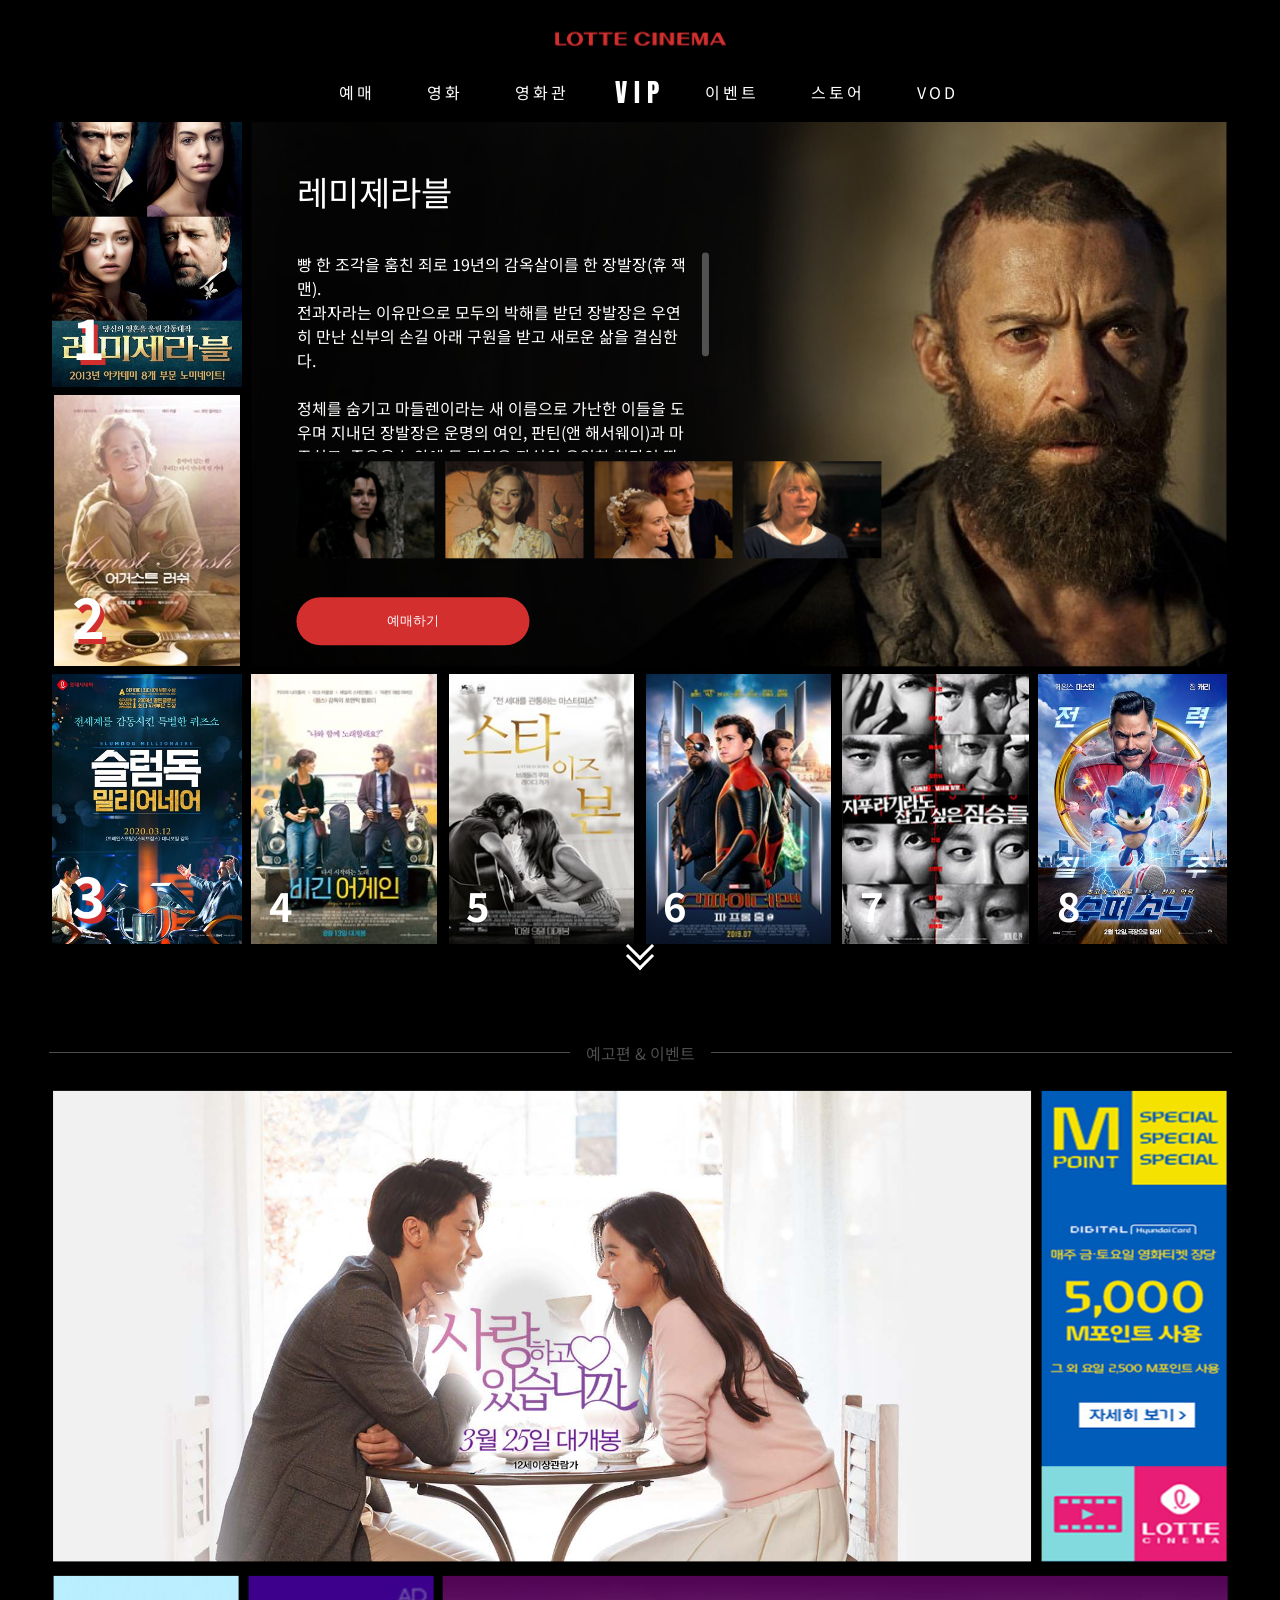
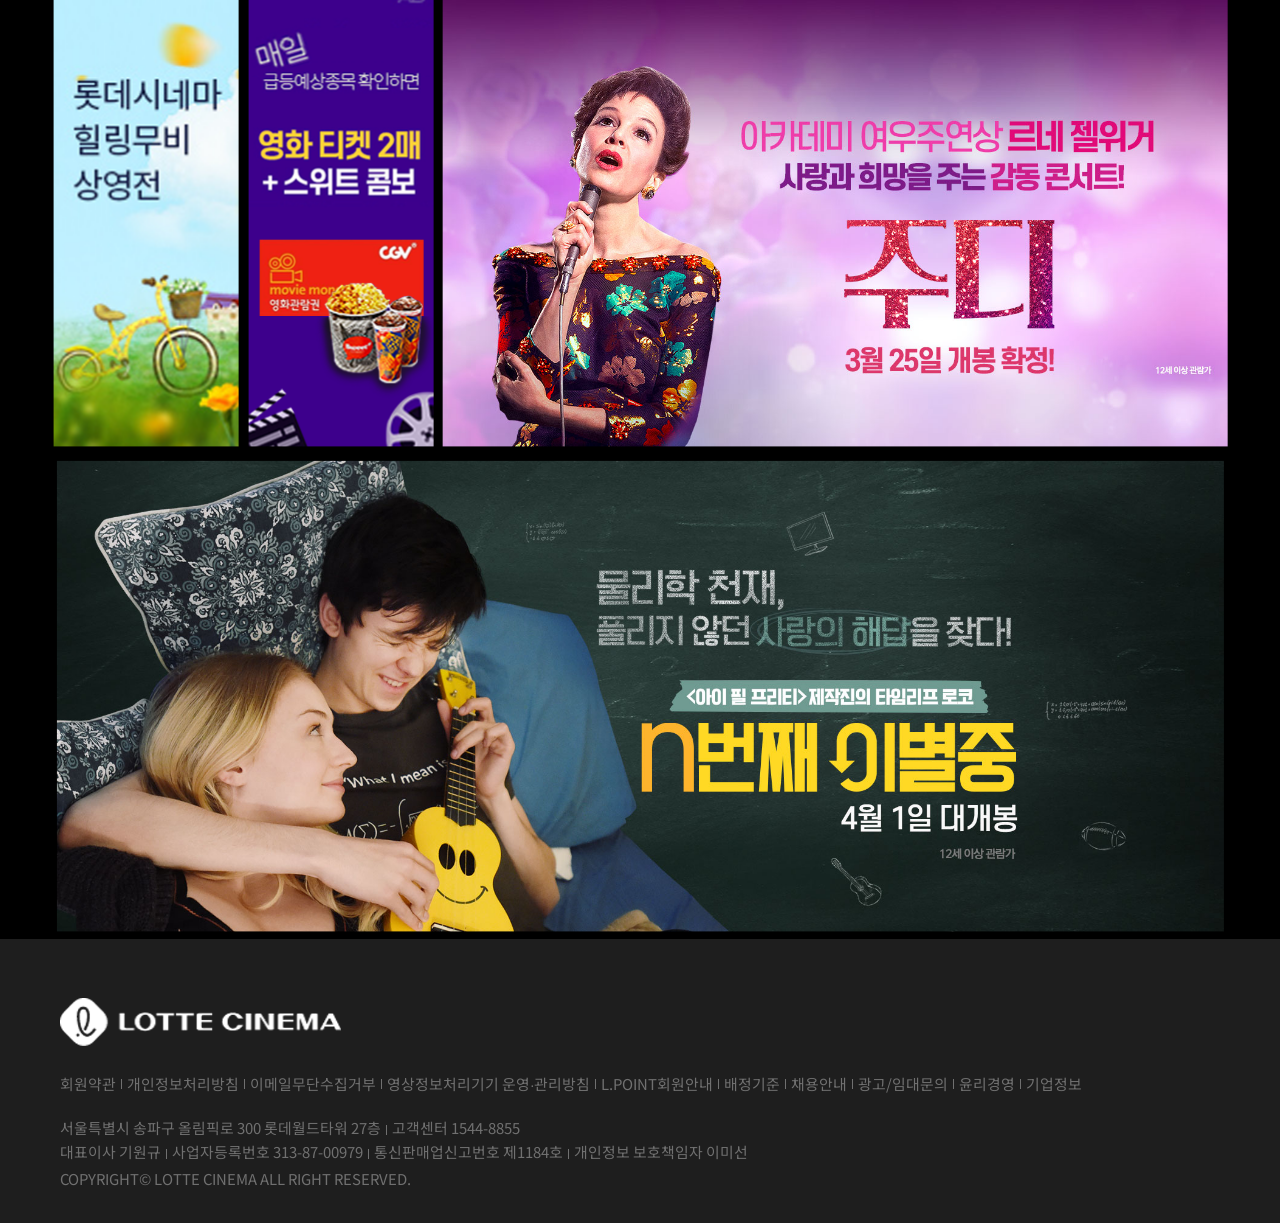
<file: src/work/work_0/index.html>
<!DOCTYPE html>
<html lang="en">
<head>
    <meta charset="UTF-8">
    <meta name="viewport" content="width=device-width, initial-scale=1.0">
    <link rel="stylesheet" href="css/path.css" type="text/css">
    <script src="https://ajax.googleapis.com/ajax/libs/jquery/3.4.1/jquery.min.js"></script>
    <script src="script/data.js"></script>
    <script src="script/menu.js"></script>
    <script src="script/menu_side.js"></script>
    <script src="script/movie.js"></script>
    <script src="script/movie_info.js"></script>
    <script src="script/core.js"></script>
    <script src="script/touch.js"></script>
    <script src="script/scrollbar.js"></script>
    <title>lotte</title>
</head>
<body>
    <container>
        <div class="container">
            <div class="out_container">
                <div class="mid_container">
                    <nav class="main_menu_container">
                        <div class="main_menu_contents">
                            <div class="logo_menu">
                                <a href="javascript:void(0)"><img src="img/logo_red_nomark.png" alt="lottecinema_logo" class = "align_center_trans"></a>
                            </div>
                            <div class="side_menu">
                                <a href="javascript:void(0)">
                                    <img src="img/icon/side_menu.png" alt="side_menu">
                                </a>
                            </div>
                            <div class="main_menu_wrapper">
                                <div class="main_menu">
                                    <ul class = "menu_set">
                                        <li>
                                            <ul class="left_menu_set">
                                                <li class="menu_piece ticketing"><a href="javascript:void(0)"><span>예매</span></a></li>
                                                <li class="menu_piece movies"><a href="javascript:void(0)"><span>영화</span></a></li>
                                                <li class="menu_piece cinema"><a href="javascript:void(0)"><span>영화관</span></a></li>
                                            </ul>
                                        </li>
                                        <li class = "menu_piece vip">
                                            <a href="javascript:void(0)">
                                                <span>VIP</span>
                                            </a>
                                        </li>
                                        <li>
                                            <ul class="right_menu_set">
                                                <li class="menu_piece event"><a href="javascript:void(0)"><span>이벤트</span></a></li>
                                                <li class="menu_piece store"><a href="javascript:void(0)"><span>스토어</span></a></li>
                                                <li class="menu_piece vod"><a href="javascript:void(0)"><span>VOD</span></a></li>
                                            </ul>
                                        </li>
                                    </ul>
                                    <div class="pop_menu_bg"></div>
                                </div>
                                <div class="side_pop_menu">
                                    <ul class="side_pop_set">
                                        <li class = "pop_menu_exit"><a href="javascript:void(0)"></a></li>
                                    </ul>
                                </div>
                            </div>
                        </div>
                    </nav>     
                    <section class = "main_movie_container">
                        <div class="main_movie_contents">
                            <div class="movie_info">
                                <div class="info_wrapper">
                                    <div class="info_contents align_center_trans">
                                        <div class="main_contents">
                                            <h1></h1>
                                            <div class="info_story">
                                                <p></p>
                                                <div class="text_blinder"></div>
                                            </div>
                                            <ul class="video">
                                                <li><a href="javascript:void(0)"><img></a></li>
                                                <li><a href="javascript:void(0)"><img></a></li>
                                                <li><a href="javascript:void(0)"><img></a></li>
                                                <li><a href="javascript:void(0)"><img></a></li>
                                            </ul>
                                            <button type="button">예매하기</button>
                                        </div>
                                        <div class="bg_info"></div>
                                    </div>
                                </div>
                            </div>
                            <ul class="movieSet">
                                <!-- li movie tag -->
                            </ul>
                            <div class="more_movie_container">
                                <div class="more_btn_wrapper">
                                    <a href="javascript:void(0)" class="scroll align_center">
                                        <span class = "arrow">
                                            <span></span>
                                            <span></span>
                                        </span>
                                    </a>
                                </div>
                            </div>
                            <div class="smaple_video_container">
                                <div class="smaple_video_contents align_center_trans">
                                    <div class="video_wrapper ">
                                        <a class="smaple_video_ex" href="javascript:void(0)"></a>
                                    </div>
                                </div>   
                                <div class="sample_video_bg"></div>
                            </div>
                        </div>
                    </section>
                    <section class = "event_preview_container"> 
                        <div class="title_line_wrapper">
                            <span>예고편 &amp; 이벤트</span>
                        </div>
                        <div class="event_preview_wrapper event_preview_1">
                            <div class="event_preview_contents">
                                <div class="preview_ty1">
                                   <div class="img_wrapper align_center_trans">
                                   		<a href="javascript:void(0)"><img src="img/preview/ty_1_movie_1.png" alt="인비져블맨" class = "align_center_trans"></a>
                                   </div>
                                </div>
                                <div class="event">
                                   <div class="img_wrapper align_center_trans">
                                    	<a href="javascript:void(0)"><img src="img/event/event_1.png" alt="event_1" class = "align_center_trans"></a>
									</div>
                                </div>
                            </div>
                        </div>
                        <div class="event_preview_wrapper event_preview_2">
                            <div class="event_preview_contents">
                                <div class="event">
                                	<div class="img_wrapper align_center_trans">
                                		<a href="javascript:void(0)"><img src="img/event/event_2.png" alt="event_2" class = "align_center_trans"></a></div>
											</div>
                                <div class="event">
                                	<div class="img_wrapper align_center_trans">
                                		<a href="javascript:void(0)"><img src="img/event/event_3.png" alt="event_3" class = "align_center_trans"></a></div>
											</div>
                                <div class="preview_ty2">
                                	<div class="img_wrapper align_center_trans">
                                		<a href="javascript:void(0)"><img src="img/preview/ty_2_movie_2.png" alt="교회오빠" class = "align_center_trans"></a>
                                	</div>
                                </div>
                            </div>
                        </div>
                        <div class="event_preview_wrapper event_preview_3">
                            <div class="event_preview_contents">
                                <div class="preview_ty0">
                                	<div class="img_wrapper align_center_trans">
                                		<a href="javascript:void(0)"><img src="img/preview/ty_0_movie_3.png" alt="슬럼독 밀리네어" class = "align_center_trans"></a>
                                	</div>
                                </div>
                            </div>
                        </div>
                    </section>
                    <footer class = "footer_container">
                        <div class="footer_wrapper">
                            <div class="text_wrapper">
                                <img src="img/logo_white_mark.png" alt="lottecinema_logo" class = "footer_logo">
                                <ul class="footer_text_1">
                                    <li><a href="javascript:void(0)"><span>회원약관</span></a></li>
                                    <li><a href="javascript:void(0)"><span>개인정보처리방침</span></a></li>
                                    <li><a href="javascript:void(0)"><span>이메일무단수집거부</span></a></li>
                                    <li><a href="javascript:void(0)"><span>영상정보처리기기 운영∙관리방침</span></a></li>
                                    <li><a href="javascript:void(0)"><span>L.POINT회원안내</span></a></li>
                                    <li><a href="javascript:void(0)"><span>배정기준</span></a></li>
                                    <li><a href="javascript:void(0)"><span>채용안내</span></a></li>
                                    <li><a href="javascript:void(0)"><span>광고/임대문의</span></a></li>
                                    <li><a href="javascript:void(0)"><span>윤리경영</span></a></li>
                                    <li><a href="javascript:void(0)"><span>기업정보</span></a></li>
                                </ul>
                                <div class="footer_text_2">
                                    <span class="bar">서울특별시 송파구 올림픽로 300 롯데월드타워 27층</span>
                                    <span>고객센터 1544-8855</span>
                                    <br>
                                    <span class="bar">대표이사 기원규</span>
                                    <span class="bar">사업자등록번호 313-87-00979</span>
                                    <span class="bar">통신판매업신고번호 제1184호</span>
                                    <span>개인정보 보호책임자 이미선</span>
                                </div>
                                <p class="copyright">COPYRIGHT© LOTTE CINEMA ALL RIGHT RESERVED.</p>
                            </div>
                            <div class="bg_footer"></div>
                        </div>
                    </footer>
                </div>
            </div>
        </div>
    </container>
</body>
</html>
</file>
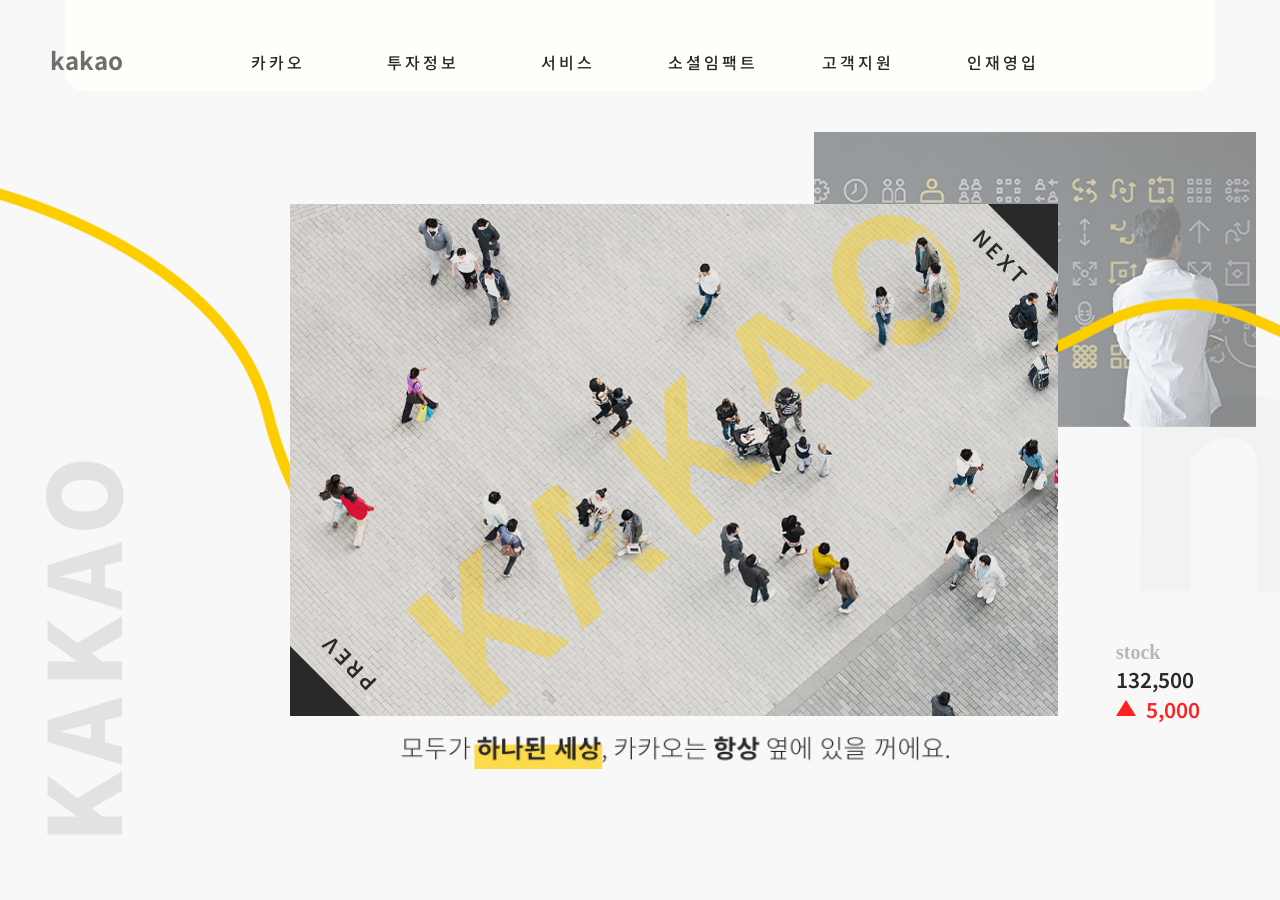
<file: src/work/work_1/index.html>
<!DOCTYPE html>
<html lang="en">
<head>
    <meta charset="UTF-8">
    <meta name="viewport" content="width=device-width, initial-scale=1.0">
    <link href="https://fonts.googleapis.com/css2?family=Noto+Sans+KR:wght@400;500;700;900&display=swap" rel="stylesheet">
    <link rel="stylesheet" href="css/default.css" type="text/css">
    <link rel="stylesheet" href="css/style.css" type="text/css">
    <script src="https://ajax.googleapis.com/ajax/libs/jquery/3.4.1/jquery.min.js"></script>
    <script src="script/data.js"></script>
    <script src="script/menu.js"></script>
    <script src="script/script.js"></script>
    <script src="script/main_slider.js"></script>
    <title></title>
</head>
<body>
    <container>
        <nav class = "menu_cont">
            <a href="javascript:void(0)" class="logo">
                <span>kakao</span>
            </a>
            <div class="menu_wrap">
                <ul class="menu_set">
                    <!-- Add menu tag -->
                </ul>
                <div class="menu_bg"></div>
            </div>
        </nav>
        <div class="main_cont">
            <div class="main_wrap">
                <section class = "tit_cont cont">
                    <div class="tit_wrap">
                        <span>KAKAO</span>
                    </div>
                </section>
                <section class = "int_cont cont">
                    <div class="int_wrap">
                        <a href="javascript:void(0)" class = "lbtn btn"></a>
                        <a href="javascript:void(0)" class = "rbtn btn"></a>
                        <a href="javascript:void(0)">
                            <div class="img_wrap dp0 ty0">
                                <span class = "top"></span>
                                <span class = "bot"></span>
                                <div class="img_int"></div>
                            </div>
                            <div class="img_wrap dp1 ty1">
                                <span class = "top"></span>
                                <span class = "bot"></span>
                                <div class="img_int"></div>
                            </div>
                            <div class="img_wrap dp2 ty2">
                                <span class = "top"></span>
                                <span class = "bot"></span>
                                <div class="img_int"></div>
                            </div>
                            <div class="img_wrap dp3 ty3">
                                <span class = "top"></span>
                                <span class = "bot"></span>
                                <div class="img_int"></div>
                            </div>
                            <div class="txt_wrap">
                                <img class="txt_tit" src="img/txt_page1.png"></img>
                            </div>
                        </a>
                    </div>
                    <div class="stok_wrap">
                        <h1>stock</h1>
                        <span class = "ret">132,500</span>
                        <span class = "chg">5,000</span>
                    </div>
                </section>
                <section class = "pres_cont cont">
                    <div class="pres_wrap">
                        <div class="img_wrap">
                            <a href="javascript:void(0)">
                                <div class = "img_pres"></div>
                            </a>
                            <span class = "txt_pres">PRESS LELEASE</span>
                        </div>
                        <div class="txt_wrap">
                            <a href="javascript:void(0)">
                                <span class = "txt_tit">카카오, '카카오메일' PC버전 베타 출신</span>
                                <span class = "txt_det">
                                    카카오(공동대표 여민수, 조수용)가 카카오톡에서 쉽고 빠르게 메일 수발신이<br>
                                    가능한  ‘카카오메일’ 서비스를 PC버전으로 선보인다고 13일 밝혔다...</span>
                            </a>
                        </div>
                    </div>
                </section>
                <section class = "ser_tech_cont cont">
                    <div class="left_cont rl_cont">
                        <a href="javascript:void(0)">
                            <div class="ser_img1"></div>
                            <div class="ser_img2">
                                <div class="dia_wrap">
                                    <img class = "dia1" src="./img/dia1.png" alt="Dialog_1">
                                    <img class = "dia2" src="./img/dia2.png" alt="Dialog_2">
                                    <img class = "dia3" src="./img/dia3.png" alt="Dialog_3">
                                    <img class = "dia4" src="./img/dia4.png" alt="Dialog_4">
                                </div>
                            </div>
                        </a>
                        <span class = "txt_ser">SERVICE</span>
                    </div>
                    <div class="right_cont rl_cont">
                        <div class="right_wrap">
                            <div class="ser_txt_cont">
                                <div class="ser_txt">
                                    <a href="javascript:void(0)">
                                        <h1>사람과 세상, 그 이상을 연결하는 카톡</h1>
                                        <span>채팅은 물론 일정 관리, 송금, #검색 등 다양한 기능을<br>
                                            제공하는 카카오톡은 우리의 생활을 보다 편리하게 만들<br>
                                            어 주고 있습니다. 카카오톡을 통해 세상의 정보와 즐길<br>
                                            거리에 보다 가까이 ...</span>
                                    </a>
                                </div>
                            </div>
                            <div class="tech_cont">
                                <a href="javascript:void(0)">
                                    <h1 class = "tit">새로워진 카카오 tech를 소개합니다.</h1>
                                    <div class="tech_img">
                                        <div class="left ">
                                            <div class="top ">
                                                <div class="box ico1">
                                                    <div class="icon"></div>
                                                </div>
                                                <div class="box ico2">
                                                    <div class="icon"></div>
                                                </div>
                                            </div>
                                            <div class="bot ">
                                                <div class="icon">
                                                    <h1>innovating<br>by kakao</h1>
                                                </div>
                                            </div>
                                        </div>
                                        <div class="right ">
                                            <div class="icon">
                                                <div class="bg"></div>
                                            </div>
                                        </div>
                                    </div>
                                </a>
                                <span class = "txt_tech">TECH</span>
                            </div>
                        </div>
                    </div>
                </section>
                <section class = "soc_pri_cont cont">
                    <div class="soc_pri_wrap">
                        <div class="soc_cont">
                            <a href="javascript:void(0)">
                                <div class="img_soc"></div>
                                <div class="soc_txt">
                                    <h1>세계 행복의 날 기념, 같이가치 ‘안녕하세요’ 캠페인을 소개합니다.</h1>
                                    <span>'세계 행복의 날'이라는 기념일을 들어보신 적 있나요? 2012년 국제연합(UN)이 모든 사람들이 행복하게 살 수 있도록 전 세계가 함께<br>
                                        노력하자는 취지로 매년 3월 20일을 '세계 행복의 날'로 정했는데요...</span>
                                </div>
                            </a>
                            <div class="txt_soc">SOCIAL IMPACT</div>
                        </div>
                        <div class="pri_cont">
                            <a href="javascript:void(0)">
                                <div class="pri_txt">카카오는 데이터의 연결과 보호의 균형을<br>
                                    위해 언제나 최선을 다하겠습니다.</div>
                            </a>
                        </div>
                    </div>
                </section>
            </div>
        </div>
    </container>
</body>
</html>
</file>
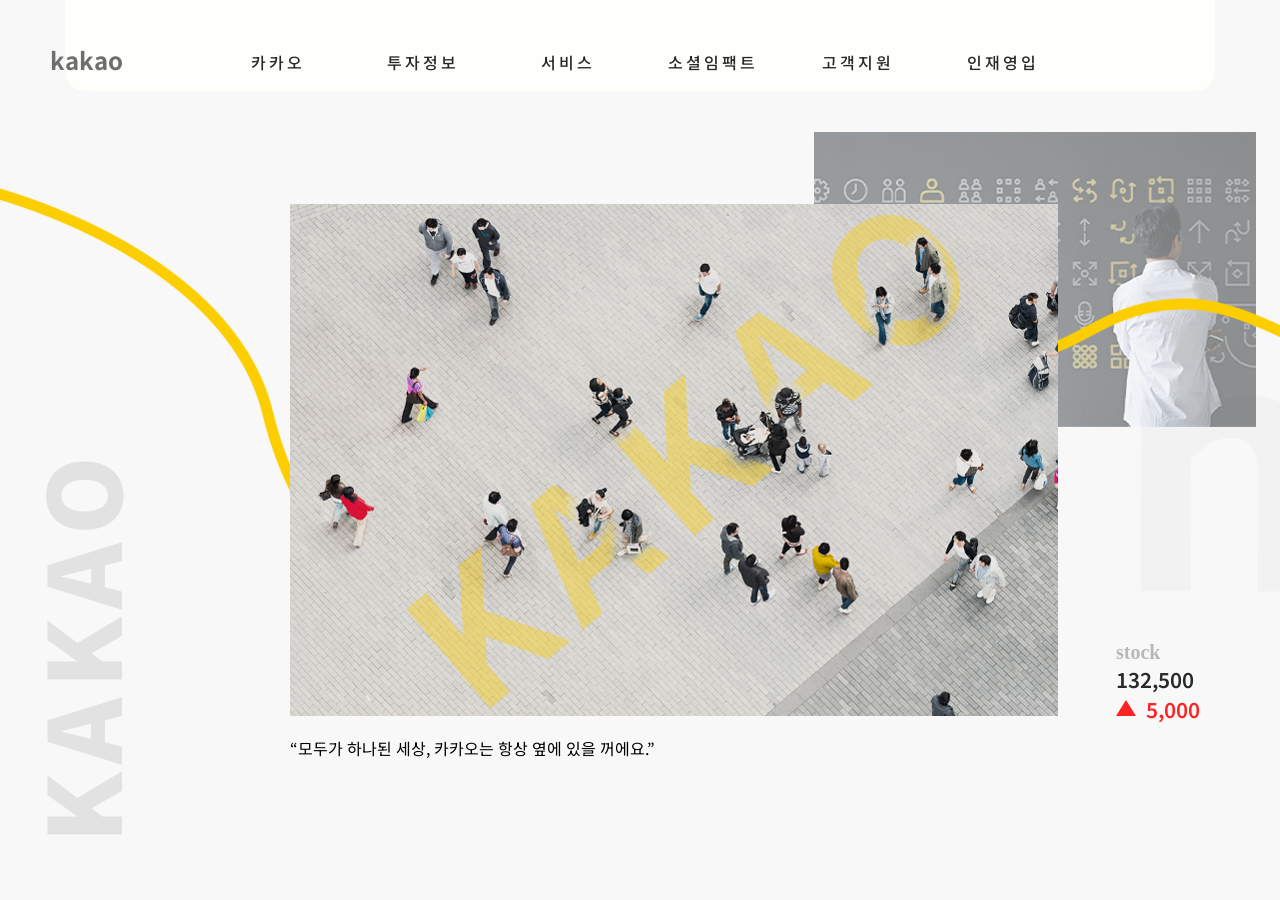
<file: src/work/work_1/main.html>
<!DOCTYPE html>
<html lang="en">
<head>
    <meta charset="UTF-8">
    <meta name="viewport" content="width=device-width, initial-scale=1.0">
    <link href="https://fonts.googleapis.com/css2?family=Noto+Sans+KR:wght@400;500;700;900&display=swap" rel="stylesheet">
    <link rel="stylesheet" href="css/default.css" type="text/css">
    <link rel="stylesheet" href="css/style.css" type="text/css">
    <script src="https://ajax.googleapis.com/ajax/libs/jquery/3.4.1/jquery.min.js"></script>
    <script src="script/data.js"></script>
    <script src="script/menu.js"></script>
    <script src="script/script.js"></script>
    <script src="script/main_slider.js"></script>
    <title></title>
</head>
<body>
    <container>
        <nav class = "menu_cont">
            <a href="javascript:void(0)" class="logo">
                <span>kakao</span>
            </a>
            <div class="menu_wrap">
                <ul class="menu_set">
                    <!-- Add menu tag -->
                </ul>
                <div class="menu_bg"></div>
            </div>
        </nav>
        <div class="main_cont">
            <div class="main_wrap">
                <section class = "tit_cont cont">
                    <div class="tit_wrap">
                        <span>KAKAO</span>
                    </div>
                </section>
                <section class = "int_cont cont">
                    <div class="int_wrap">
                        <a href="javascript:void(0)" class = "lbtn btn"></a>
                        <a href="javascript:void(0)" class = "rbtn btn"></a>
                        <a href="javascript:void(0)">
                            <div class="img_wrap dp0 ty0">
                                <div class="img_int"></div>
                            </div>
                            <div class="img_wrap dp1 ty1">
                                <div class="img_int"></div>
                            </div>
                            <div class="img_wrap dp2 ty2">
                                <div class="img_int"></div>
                            </div>
                            <div class="img_wrap dp3 ty3">
                                <div class="img_int"></div>
                            </div>
                            <div class="txt_wrap">
                                <span class="txt_tit">“모두가 하나된 세상, 카카오는 항상 옆에 있을 꺼에요.”</span>
                            </div>
                        </a>
                    </div>
                    <div class="stok_wrap">
                        <h1>stock</h1>
                        <span class = "ret">132,500</span>
                        <span class = "chg">5,000</span>
                    </div>
                </section>
                <section class = "pres_cont cont">
                    <div class="pres_wrap">
                        <div class="img_wrap">
                            <a href="javascript:void(0)">
                                <div class = "img_pres"></div>
                            </a>
                            <span class = "txt_pres">PRESS LELEASE</span>
                        </div>
                        <div class="txt_wrap">
                            <a href="javascript:void(0)">
                                <span class = "txt_tit">카카오, '카카오메일' PC버전 베타 출신</span>
                                <span class = "txt_det">
                                    카카오(공동대표 여민수, 조수용)가 카카오톡에서 쉽고 빠르게 메일 수발신이<br>
                                    가능한  ‘카카오메일’ 서비스를 PC버전으로 선보인다고 13일 밝혔다...</span>
                            </a>
                        </div>
                    </div>
                </section>
                <section class = "ser_tech_cont cont">
                    <div class="left_cont rl_cont">
                        <a href="javascript:void(0)">
                            <div class="ser_img1"></div>
                            <div class="ser_img2">
                                <div class="dia_wrap">
                                    <img class = "dia1" src="./img/dia1.png" alt="Dialog_1">
                                    <img class = "dia2" src="./img/dia2.png" alt="Dialog_2">
                                    <img class = "dia3" src="./img/dia3.png" alt="Dialog_3">
                                    <img class = "dia4" src="./img/dia4.png" alt="Dialog_4">
                                </div>
                            </div>
                        </a>
                        <span class = "txt_ser">SERVICE</span>
                    </div>
                    <div class="right_cont rl_cont">
                        <div class="right_wrap">
                            <div class="ser_txt_cont">
                                <div class="ser_txt">
                                    <a href="javascript:void(0)">
                                        <h1>사람과 세상, 그 이상을 연결하는 카톡</h1>
                                        <span>채팅은 물론 일정 관리, 송금, #검색 등 다양한 기능을<br>
                                            제공하는 카카오톡은 우리의 생활을 보다 편리하게 만들<br>
                                            어 주고 있습니다. 카카오톡을 통해 세상의 정보와 즐길<br>
                                            거리에 보다 가까이 ...</span>
                                    </a>
                                </div>
                            </div>
                            <div class="tech_cont">
                                <a href="javascript:void(0)">
                                    <h1 class = "tit">새로워진 카카오 tech를 소개합니다.</h1>
                                    <div class="tech_img">
                                        <div class="left ">
                                            <div class="top ">
                                                <div class="box ico1">
                                                    <div class="icon"></div>
                                                </div>
                                                <div class="box ico2">
                                                    <div class="icon"></div>
                                                </div>
                                            </div>
                                            <div class="bot ">
                                                <div class="icon">
                                                    <h1>innovating<br>by kakao</h1>
                                                </div>
                                            </div>
                                        </div>
                                        <div class="right ">
                                            <div class="icon">
                                                <div class="bg"></div>
                                            </div>
                                        </div>
                                    </div>
                                </a>
                                <span class = "txt_tech">TECH</span>
                            </div>
                        </div>
                    </div>
                </section>
                <section class = "soc_pri_cont cont">
                    <div class="soc_pri_wrap">
                        <div class="soc_cont">
                            <a href="javascript:void(0)">
                                <div class="img_soc"></div>
                                <div class="soc_txt">
                                    <h1>세계 행복의 날 기념, 같이가치 ‘안녕하세요’ 캠페인을 소개합니다.</h1>
                                    <span>'세계 행복의 날'이라는 기념일을 들어보신 적 있나요? 2012년 국제연합(UN)이 모든 사람들이 행복하게 살 수 있도록 전 세계가 함께<br>
                                        노력하자는 취지로 매년 3월 20일을 '세계 행복의 날'로 정했는데요...</span>
                                </div>
                            </a>
                            <div class="txt_soc">SOCIAL IMPACT</div>
                        </div>
                        <div class="pri_cont">
                            <a href="javascript:void(0)">
                                <div class="pri_txt">카카오는 데이터의 연결과 보호의 균형을<br>
                                    위해 언제나 최선을 다하겠습니다.</div>
                            </a>
                        </div>
                    </div>
                </section>
            </div>
        </div>
    </container>
</body>
</html>
</file>
<file: src/work/work_0/css/path.css>
@import url(default.css);

@import url(scrollbar.css);
@import url(style.css);
</file>
<file: src/work/work_1/css/default.css>
.testline{border: 1px solid #f00;}
*{padding: 0; margin: 0; box-sizing: border-box;}

a,
a:link,
a:visited,
a:hover {color: #000; text-decoration: none; display: block;}

a.off{cursor: default;}

ul,
li{list-style: none;}

/* Center Align(position : absolute) */
.align_center{top: 0; bottom: 0; left: 0; right: 0; margin: auto;}
</file>
<file: src/work/work_1/css/style.css>
.line{border: 1px solid red;}
html{ scroll-behavior: smooth; height: 100%;}
body{ background: #f8f8f8; overflow: hidden; height: 100%;}
span{font-family: 'Noto Sans KR', sans-serif;}

/* menu */
.menu_cont{position: fixed; width: 100%; z-index: 20;}
.menu_cont .logo{display: block; position: absolute; left: 0; bottom: -7px; padding-left: 50px;}
.menu_cont .logo > span{font-family: 'Noto Sans KR', sans-serif; font-size: 1.5rem; color: #6e6e6e; font-weight: bold;}
.menu_cont .menu_wrap{width: 870px; min-width: 570px; height: 70px; margin: 0 auto; position: relative;}
.menu_cont .menu_wrap .menu_set{display: flex; width: 100%; height: 90px; padding-top: 30px;}
.menu_cont .menu_wrap .menu_set > li{display: inline-block; flex: 1; }
.menu_cont .menu_wrap .menu_set > li::before{content: ""; height: 1px; width: 140px; position: absolute; transform: translateX(-50%); left: 50%; bottom: 0;}
.menu_cont .menu_wrap .menu_set > li > a{display: block; position: relative; text-align: center; padding: 20px 0;}
.menu_cont .menu_wrap .menu_set > li > a > span{color: #292929; font-size: 1rem; font-weight: 500; letter-spacing: 3px;}
.menu_cont .menu_wrap .menu_set > li > .dept2{display: flex; position: absolute; width: 1150px; left: 50%; top: 90px; height: 0px; 
     transform: translateX(-50%); min-width: 760px; display: none; overflow: hidden; transition: height .2s;}
.menu_cont .menu_wrap .menu_set > li.on > .dept2{display: flex;}
.menu_cont .menu_wrap .menu_set > li > .dept2 > li{display: block; flex: 1;}
.menu_cont .menu_wrap .menu_set > li > .dept2 > li > a{position: relative; text-align: center; padding: 15px 0; cursor: default;}
.menu_cont .menu_wrap .menu_set > li > .dept2 > li > a > span{color: #292929; font-size: 0.93rem; font-weight: 500; letter-spacing: 3px;}
.menu_cont .menu_wrap .menu_set > li > .dept2 > li > .dept3 > li > a{position: relative; padding: 5px 0; text-align: center;}
.menu_cont .menu_wrap .menu_set > li > .dept2 > li > .dept3 > li > a > span{color: #808080; font-size: 0.87rem; font-weight: 500; letter-spacing: 3px; transition: all .3s;}
.menu_cont .menu_wrap .menu_set > li > .dept2 > li > .dept3 > li > a > span:hover{border-bottom: 1px solid #292929; color: #292929;}
.menu_cont .menu_wrap .menu_bg{width: 1150px; height: 91px; position: absolute; left: 50%; top: 0; z-index: -5;  background: #fefefb;
     border-radius: 0 0 20px 20px; transform: translateX(-50%); opacity: 0.9; min-width: 760px; transition: height .2s;}

.menu_cont .menu_wrap .menu_set > li > a::before{content: '';display: block; visibility: hidden; position : absolute; top: 0; left: 50%; transform: translateX(-50%); width: 0; height: 90%; border-bottom: 3px solid #292929; transition: width .3s;}
.menu_cont .menu_wrap .menu_set > li.on > a::before{width: 100%; visibility: visible;}

/* main container */
.main_cont{width: 100%; height: 100%; overflow: auto;}
.main_cont .main_wrap{width: 4703px; height: 100%; min-height: 856px; position: relative;}
/* .main_cont .main_wrap::after{content: "";display: block; position: absolute; width: 3600px; height: 800px; background: url("../img/line_bg.png") no-repeat 0 0;
      background-size: cover; z-index: -5; background-position-y: -200px; bottom: 0px;} */
.main_cont .main_wrap .cont{position: absolute; height: 100%; bottom: 0;}
.main_cont .main_wrap::before,
.main_cont .main_wrap::after{content: ""; display: block; width: 100%; height: 558px; position : absolute; }
.main_cont .main_wrap::before{bottom: 155px; left: 0; background: url("../img/line_bg.png") no-repeat 0 0;}
.main_cont .main_wrap::after{width: 4000px; bottom: 20px; left: 350px; background: url("../img/txt_bg.png") no-repeat 0 0;
      background-size: contain; opacity: 0.55; z-index: -5;}

/* - introduce */
.main_cont .main_wrap .int_cont{width: 770px; left: 290px;}
.main_cont .main_wrap .int_cont .int_wrap{position : absolute; bottom: 130px;}
.main_cont .main_wrap .int_cont .int_wrap .btn{position: absolute; display: block; width: 70px; height: 70px; z-index: 20;}
.main_cont .main_wrap .int_cont .int_wrap .btn.lbtn{left : 0px; top: -124px;}
.main_cont .main_wrap .int_cont .int_wrap .btn.rbtn{left: 697px; top: -566px;}
.main_cont .main_wrap .int_cont .int_wrap > a{position: absolute; top: -566px;}
.main_cont .main_wrap .int_cont .int_wrap > a > .img_wrap{position: absolute; transition: all .5s;}
.main_cont .main_wrap .int_cont .int_wrap > a > .img_wrap.dp0{width: 900px; height: 600px; top: 72px; left : -280px; opacity: 0; z-index: -5;}
.main_cont .main_wrap .int_cont .int_wrap > a > .img_wrap.dp1{width: 768px; height: 512px; top: 0; left : 0; opacity: 1; z-index: 0;}
.main_cont .main_wrap .int_cont .int_wrap > a > .img_wrap.dp1 .top,
.main_cont .main_wrap .int_cont .int_wrap > a > .img_wrap.dp1 .bot{display: block; position: absolute; color: #000; z-index: 10;}
.main_cont .main_wrap .int_cont .int_wrap > a > .img_wrap.dp1 .top{right: 0; top: 0; border-top: 35px solid #fff; border-bottom: 35px solid transparent; 
     border-right: 35px solid #fff; border-left: 35px solid  transparent;}
.main_cont .main_wrap .int_cont .int_wrap > a > .img_wrap.dp1 .bot{left: 0; bottom: 0; border-top: 35px solid transparent; border-bottom: 35px solid #fff;
     border-right: 35px solid transparent; border-left: 35px solid  #fff;}


.main_cont .main_wrap .int_cont .int_wrap > a > .img_wrap.dp1.ty0 .top,
.main_cont .main_wrap .int_cont .int_wrap > a > .img_wrap.dp1.ty1 .top{border-right-color: #292929; border-top-color: #292929;}
.main_cont .main_wrap .int_cont .int_wrap > a > .img_wrap.dp1.ty0 .bot,
.main_cont .main_wrap .int_cont .int_wrap > a > .img_wrap.dp1.ty1 .bot{border-left-color: #292929; border-bottom-color: #292929;}
.main_cont .main_wrap .int_cont .int_wrap > a > .img_wrap.dp1.ty0 .top::before,
.main_cont .main_wrap .int_cont .int_wrap > a > .img_wrap.dp1.ty0 .bot::after,
.main_cont .main_wrap .int_cont .int_wrap > a > .img_wrap.dp1.ty1 .top::before,
.main_cont .main_wrap .int_cont .int_wrap > a > .img_wrap.dp1.ty1 .bot::after{color: #292929;}

.main_cont .main_wrap .int_cont .int_wrap > a > .img_wrap.dp1 .top::before,
.main_cont .main_wrap .int_cont .int_wrap > a > .img_wrap.dp1 .bot::after{display: block; position: absolute; font-size: 1.3rem; font-weight: 600; color: #fff;}
.main_cont .main_wrap .int_cont .int_wrap > a > .img_wrap.dp1 .top::before{content: "NEXT"; right : -13px; top : 3px; transform: rotate(45deg); letter-spacing: 4px;}
.main_cont .main_wrap .int_cont .int_wrap > a > .img_wrap.dp1 .bot::after{content: "PREV"; left: -13px; bottom: 3px; transform: rotate(-135deg); letter-spacing: 4px;}

.main_cont .main_wrap .int_cont .int_wrap > a > .img_wrap.dp2{width: 442px; height: 295px; top: -72px; left: 524px; opacity: .5; z-index: -5;}
.main_cont .main_wrap .int_cont .int_wrap > a > .img_wrap.dp3{width: 340px; height: 227px; top: -130px; left: 700px; opacity: 0; z-index: -10;}
.main_cont .main_wrap .int_cont .int_wrap > a > .img_wrap.ty0 .img_int{background: url("../img/main_bg_ty4.png") no-repeat 0 0; background-size: contain;}
.main_cont .main_wrap .int_cont .int_wrap > a > .img_wrap.ty1 .img_int{background: url("../img/main_bg_ty1.png") no-repeat 0 0; background-size: contain;}
.main_cont .main_wrap .int_cont .int_wrap > a > .img_wrap.ty2 .img_int{background: url("../img/main_bg_ty2.png") no-repeat 0 0; background-size: contain;}
.main_cont .main_wrap .int_cont .int_wrap > a > .img_wrap.ty3 .img_int{background: url("../img/main_bg_ty3.png") no-repeat 0 0; background-size: contain;}
.main_cont .main_wrap .int_cont .int_wrap > a > .img_wrap .img_int{height: 100%;}
.main_cont .main_wrap .int_cont .int_wrap > a > .txt_wrap{position: absolute; width: 770px; top: 512px;}
.main_cont .main_wrap .int_cont .int_wrap > a > .txt_wrap .txt_tit{display: block; height: 33px; margin: auto; position: absolute; right: 0; left: 0; top: 20px;}
.main_cont .main_wrap .int_cont .int_wrap > a > .txt_wrap .txt_tit.on{animation: mtxt_ani 1s;}
@keyframes mtxt_ani{0%{transform: translateX(120px); opacity: 0;} 60%{transform: translateX(-5px);} 100%{transform: translateX(0); opacity: 1;}}

.main_cont .main_wrap .int_cont .stok_wrap {position: absolute; bottom: 176px; right: -140px;}
.main_cont .main_wrap .int_cont .stok_wrap > h1{color: #292929; opacity: 0.3; font-size: 1.25rem;}
.main_cont .main_wrap .int_cont .stok_wrap > span{display: block; font-size: 1.3rem; font-weight: 600;}
.main_cont .main_wrap .int_cont .stok_wrap .ret{color: #292929;}
.main_cont .main_wrap .int_cont .stok_wrap .chg{color: #fe2323; position: relative; padding-left: 30px;}
.main_cont .main_wrap .int_cont .stok_wrap .chg::after{content: ""; display: block; width: 0; height: 0; border-left: 10px solid transparent; 
     border-right: 10px solid transparent; border-bottom: 16px solid #fe2323; position: absolute; left: 0; bottom: 8px;}

/* - stok & title*/
.main_cont .main_wrap .tit_cont{width: 298px;}
.main_cont .main_wrap .tit_cont .tit_wrap{float: left; width: 50%; height: 100%; position: relative;}
.main_cont .main_wrap .tit_cont .tit_wrap > span{display: block; position: absolute; color: #292929; font-size: 6.25rem; font-weight: 900; opacity: 0.1; 
     letter-spacing: 10px; transform: rotate(-90deg); left: -120px; bottom: 183px;}
.main_cont .main_wrap .tit_cont .stok_wrap{float : left; width: 50%; height: 100%; position: relative;}
.main_cont .main_wrap .tit_cont .stok_wrap .stok_txt_wrap{position: absolute; bottom: 64px; left: 25px;}
.main_cont .main_wrap .tit_cont .stok_wrap .stok_txt_wrap > h1{color: #292929; opacity: 0.3; font-size: 1.25rem;}
.main_cont .main_wrap .tit_cont .stok_wrap .stok_txt_wrap > span{display: block; font-size: 1.625rem; font-weight: 600;}
.main_cont .main_wrap .tit_cont .stok_wrap .stok_txt_wrap .ret{color: #292929;}
.main_cont .main_wrap .tit_cont .stok_wrap .stok_txt_wrap .chg{color: #fe2323; position: relative; padding-left: 35px;}
.main_cont .main_wrap .tit_cont .stok_wrap .stok_txt_wrap .chg::after{content: ""; display: block; width: 0; height: 0; border-left: 12px solid transparent; 
     border-right: 12px solid transparent; border-bottom: 21px solid #fe2323; position: absolute; left: 0; bottom: 8px;}

/* - press release */
.main_cont .main_wrap .pres_cont{width: 768px; left: 1443px;} 
/* .main_cont .main_wrap .pres_cont{width: 768px; left: 340px;}  */
.main_cont .main_wrap .pres_cont .pres_wrap{position: absolute; bottom: 144px;}
.main_cont .main_wrap .pres_cont .pres_wrap .img_wrap{width: 763px; height: 513px; position :relative;}
.main_cont .main_wrap .pres_cont .pres_wrap .img_wrap .img_pres{height: 513px; background: url("../img/pressRelease_img.png") no-repeat 0 0; 
     background-size: contain;}
.main_cont .main_wrap .pres_cont .pres_wrap .img_wrap .txt_pres{display: block; position : absolute; transform: rotate(90deg); color: #292929; font-size: 0.75rem; 
     opacity: 0.3; font-weight: 700; top: 37px; right: -62px;}
.main_cont .main_wrap .pres_cont .pres_wrap .txt_wrap .txt_tit{display: block; color : #292929; font-size: 1.5rem; font-weight: 600; padding: 9px 0 9px 0;}
.main_cont .main_wrap .pres_cont .pres_wrap .txt_wrap .txt_det{display: block; color : #8e8e8e; font-weight: 400; line-height: 27px;}

/* service tech container */
.main_cont .main_wrap .ser_tech_cont{width: 964px; left: 2421px; visibility: hidden;}
/* .main_cont .main_wrap .ser_tech_cont{width: 964px; left: 1318px; visibility: hidden;} */
.main_cont .main_wrap .ser_tech_cont .rl_cont{float: left; width: 50%; height: 100%; position: relative;}
.main_cont .main_wrap .ser_tech_cont .left_cont > a{height: 610px; width: 474px; position: absolute; bottom: 86px;}
.main_cont .main_wrap .ser_tech_cont .left_cont > a::before{content: ""; display: block; position: absolute; height: 613px; width: 474px; left: 0;}
.main_cont .main_wrap .ser_tech_cont .left_cont > a::after{content: ""; display: block; position: absolute; height: 451px; width: 238px; top: -98px; right: -92px; z-index: 5;}
.main_cont .main_wrap .ser_tech_cont .left_cont > a > .ser_img1{width: 100%; height: 100%; background: url("../img/service_img1.png") no-repeat 0 0; background-size: cover; 
     z-index: -5; background-position-y : -65px; position: relative;}
.main_cont .main_wrap .ser_tech_cont .left_cont > a > .ser_img2{position: absolute; height: 451px; width: 238px;
     background: url("../img/service_img2_bg.png") no-repeat 0 0; background-size: cover; top: -98px; right: -92px; overflow: hidden;}
.main_cont .main_wrap .ser_tech_cont .left_cont > a > .ser_img2 > .dia_wrap{width: 210px; height: 329px; position: absolute; top: 65px; left: 15px; overflow: hidden;}
.main_cont .main_wrap .ser_tech_cont .left_cont > a > .ser_img2 > .dia_wrap > img{position: absolute; opacity: 0;}
.main_cont .main_wrap .ser_tech_cont .left_cont > a > .ser_img2 > .dia_wrap > .dia1{height: 40px; top: 16px; left: 3px;}
.main_cont .main_wrap .ser_tech_cont .left_cont > a > .ser_img2 > .dia_wrap > .dia2{height: 28px; top: 65px; right: 0px;}
.main_cont .main_wrap .ser_tech_cont .left_cont > a > .ser_img2 > .dia_wrap > .dia3{height: 164px; top: 99px; right: 3px;}
.main_cont .main_wrap .ser_tech_cont .left_cont > a > .ser_img2 > .dia_wrap > .dia4{height: 41px; top: 268px; left: 3px;}
@keyframes expand-bounce {0%{transform: scale(0);} 70%{transform: scale(1.05);} 100%{transform: scale(1);}}
@keyframes ser_img1_ani{0%{opacity: 0; transform: translateX(-150px);} 100%{opacity: 1; transform: translateX(0);}}
@keyframes ser_img2_ani{0%{opacity: 0; transform: translateY(-90px);} 30%{opacity: 0; transform: translateY(-90px);} 100%{opacity: 1; transform: translateY(0);}}

.main_cont .main_wrap .ser_tech_cont .left_cont .txt_ser{display: block; position: absolute; bottom: 60px; left: 0; color: #292929; font-size: 0.75rem; 
     opacity: 0.3; font-weight: 700; }
.main_cont .main_wrap .ser_tech_cont .right_cont .right_wrap{position: absolute; bottom: 86px;}
.main_cont .main_wrap .ser_tech_cont .right_cont .ser_txt_cont{padding: 0 0 94px 105px;}
.main_cont .main_wrap .ser_tech_cont .right_cont .ser_txt_cont .ser_txt > a > h1{color: #292929; letter-spacing: -2px; padding-bottom: 18px; font-weight: 600;text-align: center;}
.main_cont .main_wrap .ser_tech_cont .right_cont .ser_txt_cont .ser_txt > a > span{color: #8e8e8e; display: block; line-height: 27px; font-weight: 400;}    
.main_cont .main_wrap .ser_tech_cont .right_cont .tech_cont{padding-left: 105px;}
.main_cont .main_wrap .ser_tech_cont .right_cont .tech_cont > a{ visibility: hidden;}
.main_cont .main_wrap .ser_tech_cont .right_cont .tech_cont > a > .tit{color: #292929; letter-spacing: -2px; padding-bottom: 15px}
.main_cont .main_wrap .ser_tech_cont .right_cont .tech_cont > a > .tech_img{width: 375px; height: 314px; border-radius: 25px; font-size: 0; padding : 20px 10px;
     position: relative;  box-sizing: border-box; background: url("../img/tech_bg.jpg") no-repeat 0 0;}
.main_cont .main_wrap .ser_tech_cont .right_cont .tech_cont > a > .tech_img .icon{position : absolute; left : 50%; top: 50%; transform: translate(-50%,-50%); border-radius: 30px; overflow: hidden;}
.main_cont .main_wrap .ser_tech_cont .right_cont .tech_cont > a > .tech_img .icon::after{content: ""; display: block; width: 55px; height: 55px; 
    position: absolute; top: 50%; left: 50%; transform: translate(-50%,-50%);}
.main_cont .main_wrap .ser_tech_cont .right_cont .tech_cont > a > .tech_img .icon::before{content: ''; display: block; height: 100%; background: #000; opacity: 0.5;}
.main_cont .main_wrap .ser_tech_cont .right_cont .tech_cont > a > .tech_img > .left{display: block; width : 65%; height : 100%; float: left;}
.main_cont .main_wrap .ser_tech_cont .right_cont .tech_cont > a > .tech_img > .left > .top{height : 50%;}
.main_cont .main_wrap .ser_tech_cont .right_cont .tech_cont > a > .tech_img > .left > .top > .box{display : inline-block; width:49%; height : 100%; position : relative;}
.main_cont .main_wrap .ser_tech_cont .right_cont .tech_cont > a > .tech_img > .left > .top > .box > .icon{width : 80%; height: 75%;  top : 53%;}
.main_cont .main_wrap .ser_tech_cont .right_cont .tech_cont > a > .tech_img > .left > .top > .box.ico1 > .icon::after{background: url("../img/tech_growth.png") no-repeat 0 0; background-size: contain; top: 59%;}
.main_cont .main_wrap .ser_tech_cont .right_cont .tech_cont > a > .tech_img > .left > .top > .box.ico2 > .icon::after{background: url("../img/tech_value.png") no-repeat 0 0; background-size: contain; }
.main_cont .main_wrap .ser_tech_cont .right_cont .tech_cont > a > .tech_img > .left > .bot{height : 50%; position: relative;}
.main_cont .main_wrap .ser_tech_cont .right_cont .tech_cont > a > .tech_img > .left > .bot > .icon{width : 90%; height: 75%;}
.main_cont .main_wrap .ser_tech_cont .right_cont .tech_cont > a > .tech_img > .left > .bot > .icon::after{background: url("../img/tech_share.png") no-repeat 0 0; background-size: contain;
    width: 45px; height: 45px; left: 25%;}
.main_cont .main_wrap .ser_tech_cont .right_cont .tech_cont > a > .tech_img > .left > .bot > .icon > h1{color: #fff; font-size: 1.05rem; display: block; position: absolute; right: -13px;
    top: 47%; transform: translate(-50%,-50%);}
.main_cont .main_wrap .ser_tech_cont .right_cont .tech_cont > a > .tech_img > .right{display: block; width : 33%; height : 100%; float: left; position : relative;}
.main_cont .main_wrap .ser_tech_cont .right_cont .tech_cont > a > .tech_img > .right > .icon{width : 90%; height: 85%;}
.main_cont .main_wrap .ser_tech_cont .right_cont .tech_cont > a > .tech_img > .right > .icon::after{background: url("../img/tech_technology.png") no-repeat 0 0; background-size: contain; 
    width: 65px; height: 65px; top: 75%; left: 58%;}
.main_cont .main_wrap .ser_tech_cont .right_cont .tech_cont > a > .tech_img > .right > .icon > .bg{background: #fff; width: 100%; position: absolute; bottom: 0; height: 0%; animation: tech_ani 4s infinite;}
.main_cont .main_wrap .ser_tech_cont .right_cont .tech_cont .txt_tech{display: block; position: absolute; bottom: -23px; left: 105px; color: #292929; font-size: 0.75rem; 
     opacity: 0.3; font-weight: 700;}
@keyframes tech_ani{0%{height: 0%;}  50%{height: 100%;} 100%{height : 0%;}}
@keyframes left_ani{0%{opacity: 0; transform: translateX(-80px);} 100%{opacity: 1; transform: translateX(0);}}
@keyframes right_ani{0%{opacity: 0; transform: translateX(80px);} 100%{opacity: 1; transform: translateX(0);}}

/* social container */
.main_cont .main_wrap .soc_pri_cont{width: 900px; left: 3654px; visibility: hidden;}
/* .main_cont .main_wrap .soc_pri_cont{width: 900px; left: 2551px; visibility: hidden;} */
.main_cont .main_wrap .soc_pri_cont .soc_pri_wrap{position: absolute; bottom: 84px;}
.main_cont .main_wrap .soc_pri_cont .soc_pri_wrap .soc_cont .txt_soc{display: block; position: absolute; top: -25px; left: 0; color: #292929; font-size: 0.75rem; 
     opacity: 0.3; font-weight: 700;}
.main_cont .main_wrap .soc_pri_cont .soc_pri_wrap .soc_cont > a::before{content: ""; display: block; position: absolute; width: 898px; height: 450px; top: 0;}
.main_cont .main_wrap .soc_pri_cont .soc_pri_wrap .soc_cont > a > .img_soc{width: 898px; height: 450px; background: url("../img/socialimpact_img1.png") no-repeat 0 0; 
     background-size: contain; position: relative; z-index: -5;}
.main_cont .main_wrap .soc_pri_cont .soc_pri_wrap .soc_cont > a > .soc_txt{padding-top: 15px;}
.main_cont .main_wrap .soc_pri_cont .soc_pri_wrap .soc_cont > a > .soc_txt > h1{color: #292929; letter-spacing: -2px; padding-bottom: 10px; font-weight: 600;}
.main_cont .main_wrap .soc_pri_cont .soc_pri_wrap .soc_cont > a > .soc_txt > span{color: #8e8e8e; display: block; line-height: 27px; font-weight: 400;}
.main_cont .main_wrap .soc_pri_cont .soc_pri_wrap .pri_cont{position: relative; padding: 78px 0 0 605px;}
.main_cont .main_wrap .soc_pri_cont .soc_pri_wrap .pri_cont > a::before{content: ""; display: block; position: absolute; width: 29px; height: 34px;
      background: url("../img/pri_icon.png") no-repeat 0 0; background-size: cover; right: 305px; bottom: 2px;}
.main_cont .main_wrap .soc_pri_cont .soc_pri_wrap .pri_cont > a > .pri_txt{color: #292929; font-weight: 600; font-size: 0.9rem;}
</file>
